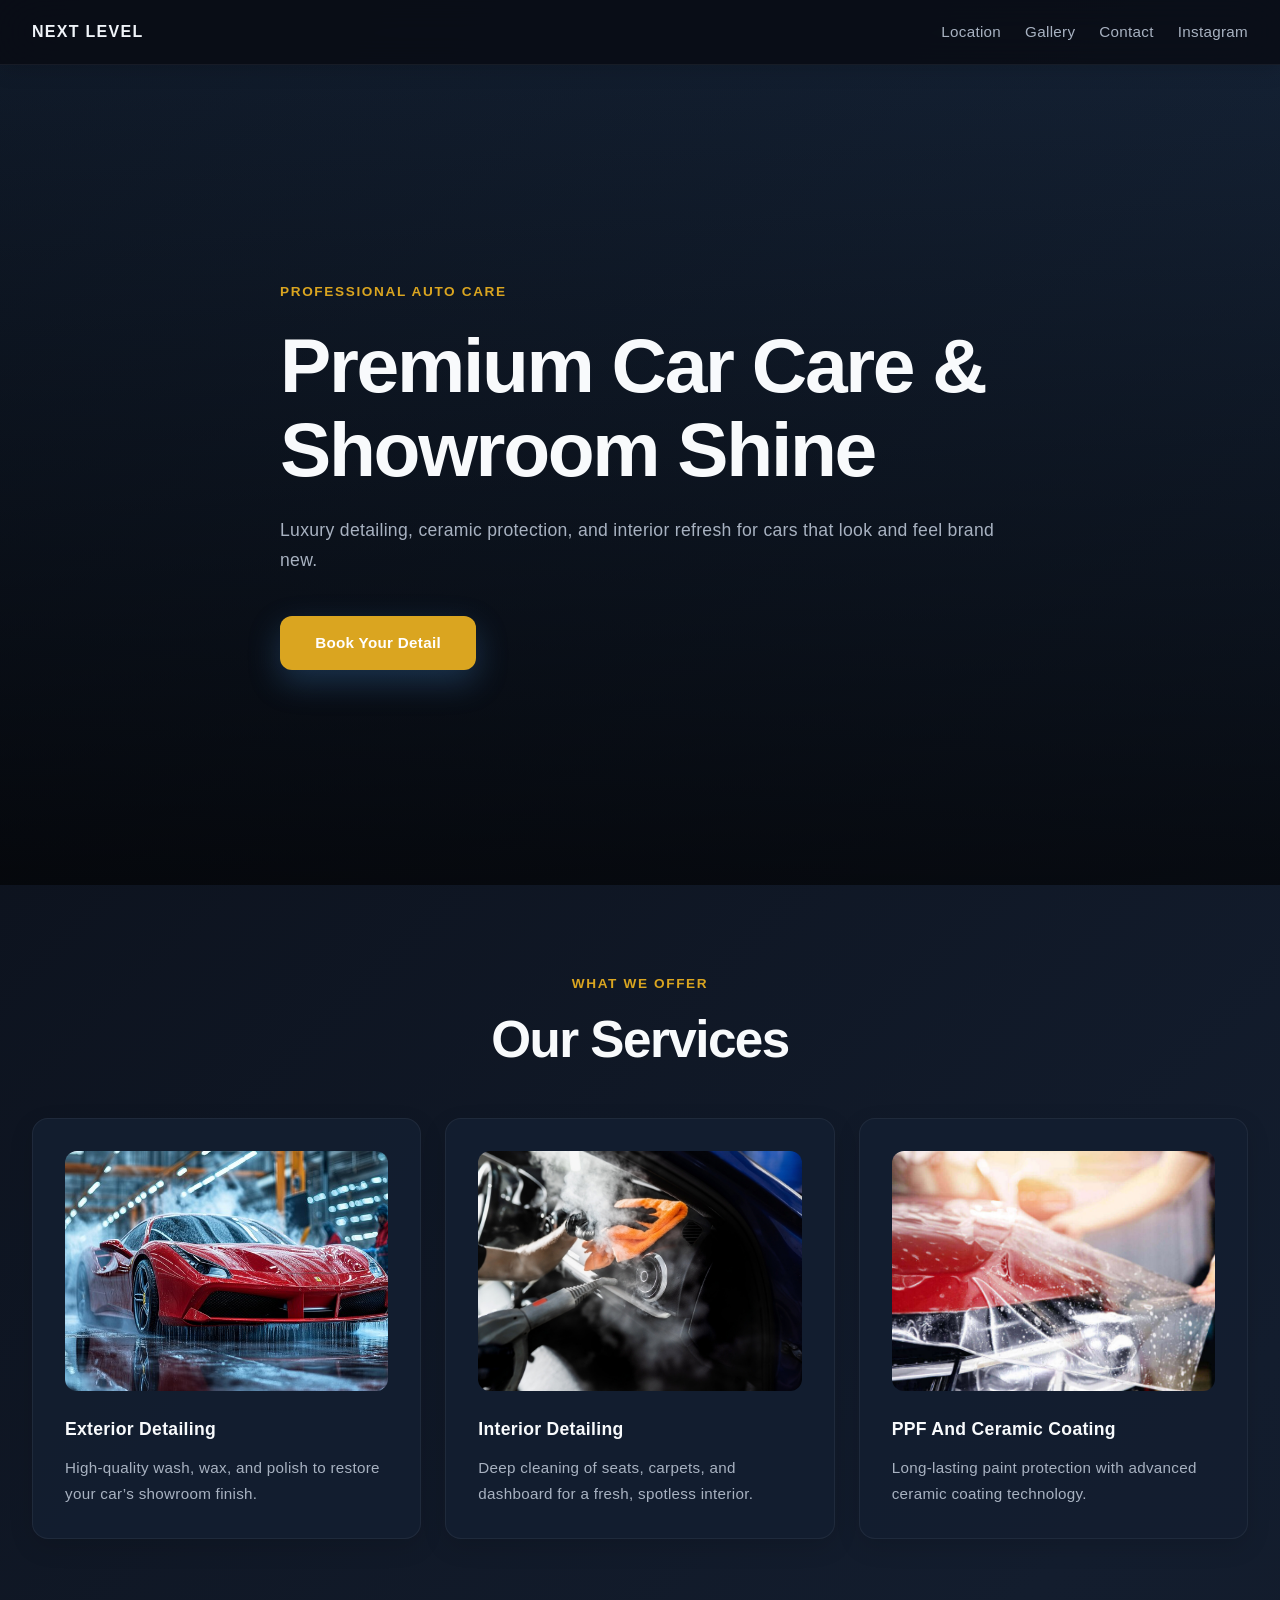
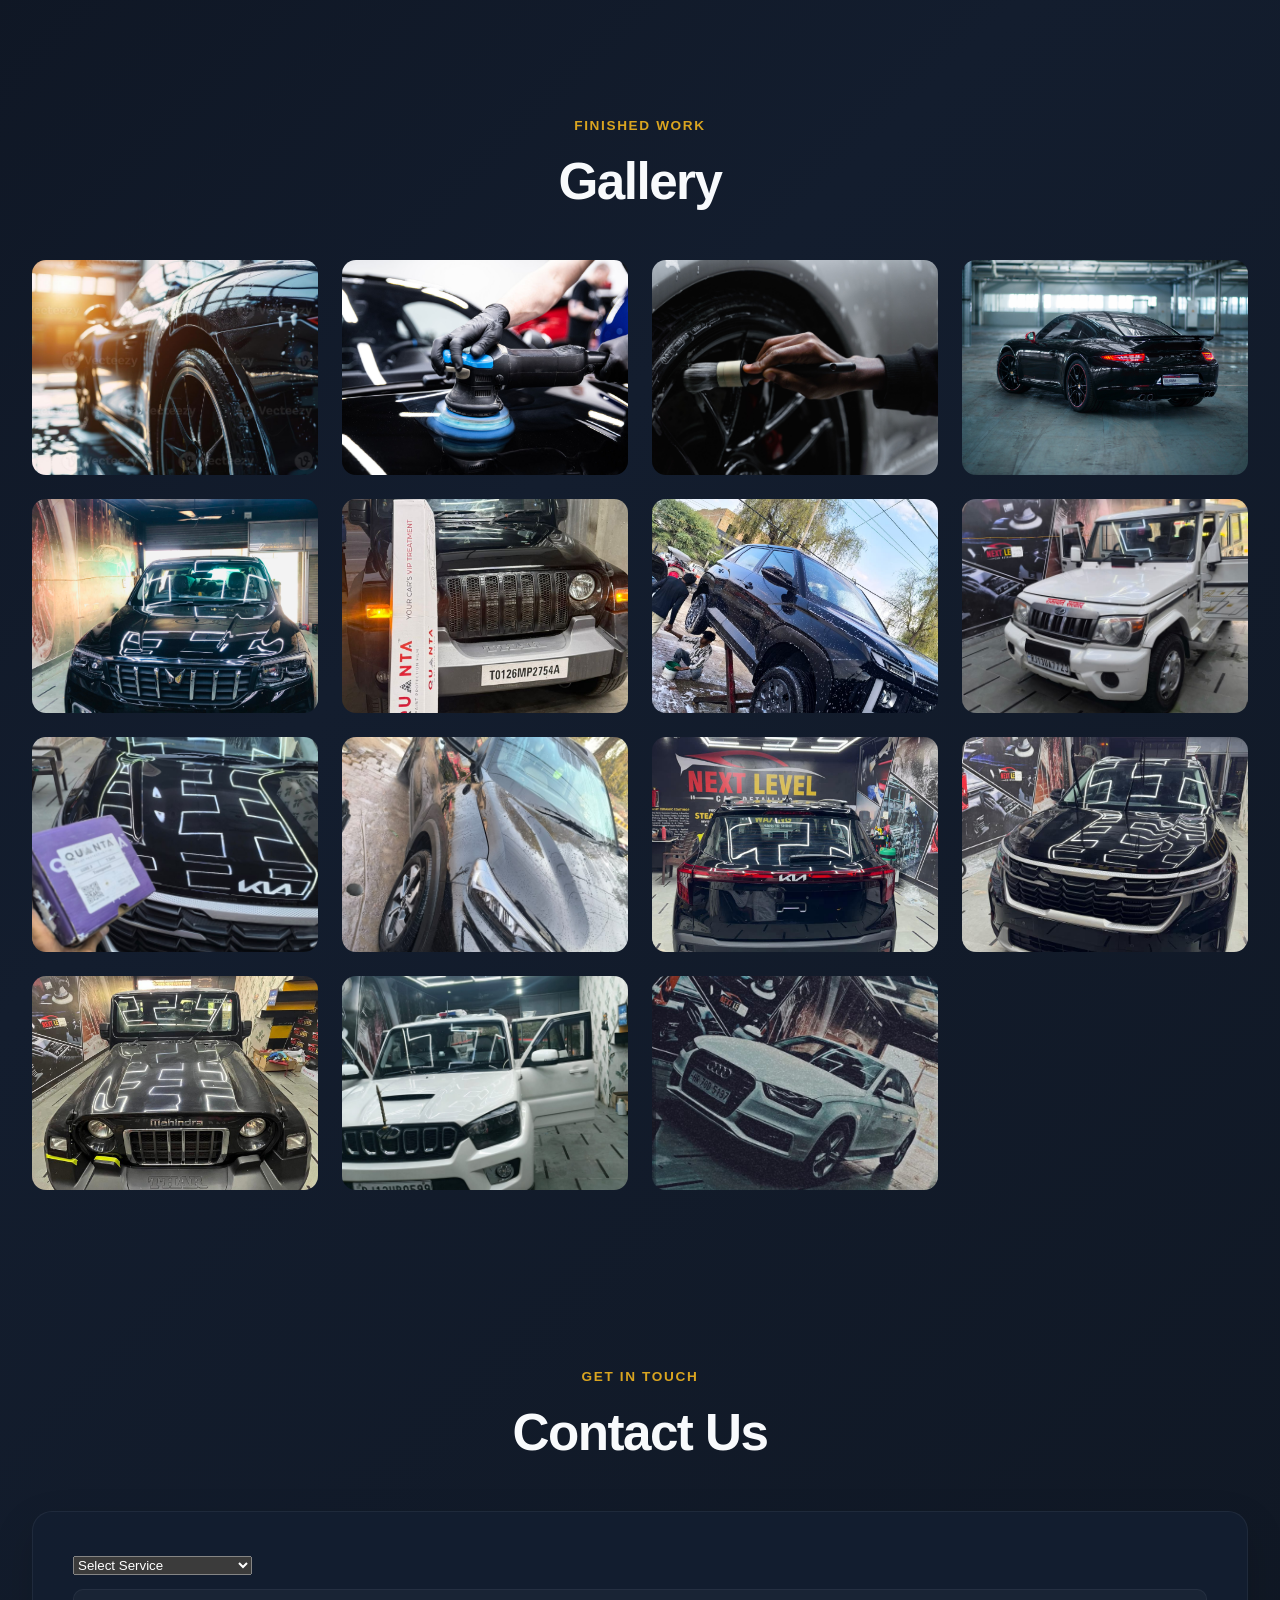
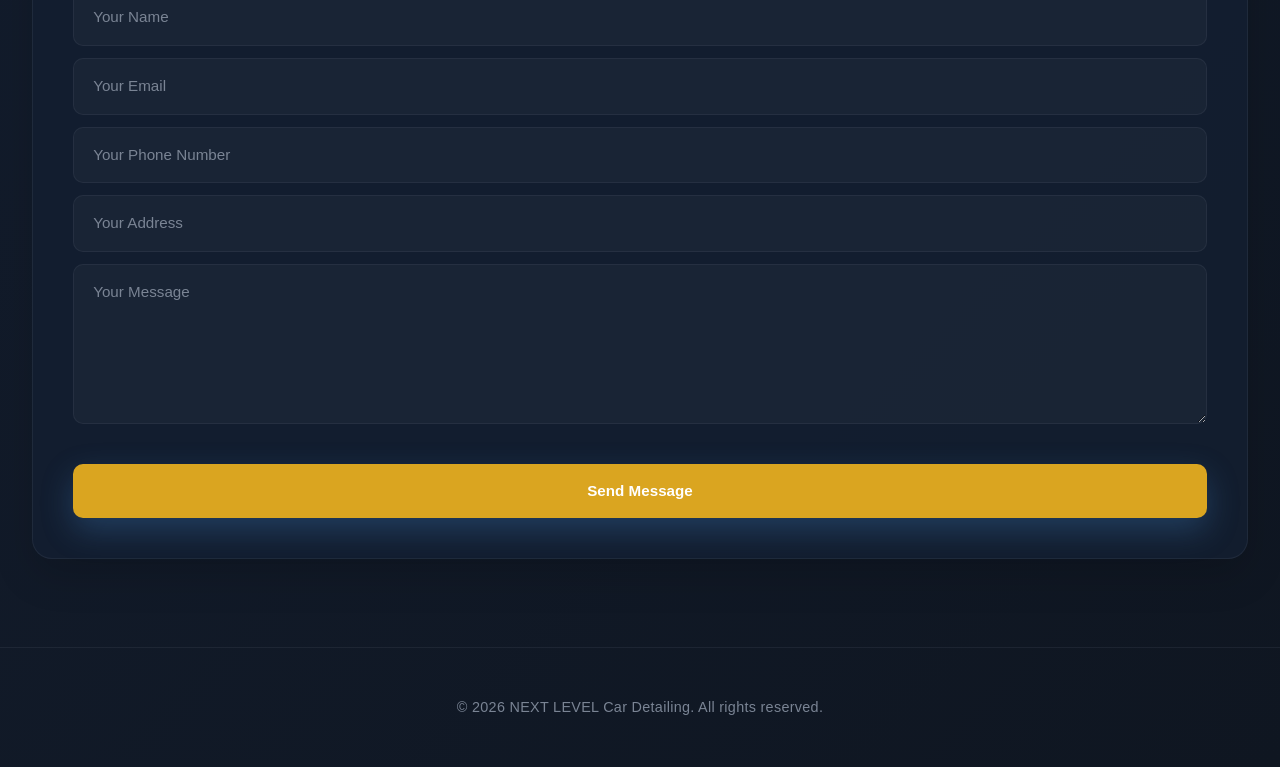
<file: index.html>
<!DOCTYPE html>
<html lang="en">

<head>
    <meta charset="UTF-8">
    <meta name="viewport" content="width=device-width, initial-scale=1.0">
    <title>NEXT LEVEL CAR DETAILING</title>
    <link rel="stylesheet" href="next.css">
    <script src="next.js" crossorigin="anonymous"></script>
</head>

<body>
    <header>
        <div class="topbar">
            <a class="brand" href="#">NEXT LEVEL</a>
            <button class="menu-toggle" aria-label="Toggle navigation">
                <span></span>
                <span></span>
                <span></span>
            </button>
            <nav class="site-nav">
                <a href="https://www.google.com/maps/place/29%C2%B053'46.9%22N+73%C2%B052'30.2%22E/@29.8963611,73.8750556,17z/data=!3m1!4b1!4m4!3m3!8m2!3d29.8963611!4d73.8750556?entry=ttu&g_ep=EgoyMDI2MDgxMS4wIKXMDSoASAFQAw%3D%3D"
                    target="_blank" rel="noopener noreferrer">Location</a>
                <a href="#gallery">Gallery</a>
                <a href="https://wa.me/+918306224244" target="_blank" rel="noopener noreferrer">Contact</a>
                <a href="https://www.instagram.com/next_level_car_detailing_sgnr" target="_blank"
                    rel="noopener noreferrer">Instagram</a>
            </nav>
        </div>
    </header>

    <main>
        <section class="hero">
            <div class="hero-copy">
                <p class="eyebrow">Professional Auto Care</p>
                <h1>Premium Car Care & Showroom Shine</h1>
                <p>Luxury detailing, ceramic protection, and interior refresh for cars that look and feel brand new.</p>
                <a class="button" href="https://wa.me/+918306224244" target="_blank" rel="noopener noreferrer">Book Your
                    Detail</a>
            </div>
        </section>

        <section class="section services" id="services">
            <div class="section-header">
                <p class="eyebrow">What We Offer</p>
                <h2>Our Services</h2>
            </div>
            <div class="cards">
                <div class="card">
                    <img src="fome.jpg" alt="Exterior Detailing">
                    <h3>Exterior Detailing</h3>
                    <p>High-quality wash, wax, and polish to restore your car’s showroom finish.</p>
                </div>
                <div class="card">
                    <img src="fogg.jpeg" alt="Interior Detailing">
                    <h3>Interior Detailing</h3>
                    <p>Deep cleaning of seats, carpets, and dashboard for a fresh, spotless interior.</p>
                </div>
                <div class="card">
                    <img src="ppf.jpg" alt="PPF And Ceramic Coating">
                    <h3>PPF And Ceramic Coating</h3>
                    <p>Long-lasting paint protection with advanced ceramic coating technology.</p>
                </div>
            </div>
        </section>

        <section class="section gallery" id="gallery">
            <div class="section-header">
                <p class="eyebrow">Finished Work</p>
                <h2>Gallery</h2>
            </div>
            <div class="gallery-grid">
                <img src="carback.jpg" alt="Detailing sample 1">
                <img src="rubbing.jpg" alt="Detailing sample 2">
                <img src="tyre.jpg" alt="Detailing sample 3">
                <img src="porshe.jpg" alt="Detailing sample 4">
                <img src="1.jpeg" alt="Detailing sample 5">
                <img src="2.jpeg" alt="Detailing sample 6">
                <img src="3.jpeg" alt="Detailing sample 7">
                <img src="4.jpeg" alt="Detailing sample 8">
                <img src="5.jpeg" alt="Detailing sample 9">
                <img src="6.jpeg" alt="Detailing sample 10">
                <img src="7.jpeg" alt="Detailing sample 11">
                <img src="8.jpeg" alt="Detailing sample 12">
                <img src="9.jpeg" alt="Detailing sample 13">
                <img src="a.jpeg" alt="Detailing sample 14">
                <img src="b.jpeg" alt="Detailing sample 15">
            </div>
        </section>

        <section class="section contact" id="contact">
            <div class="section-header">
                <p class="eyebrow">Get In Touch</p>
                <h2>Contact Us</h2>
            </div>

            <form id="whatsappForm" onsubmit="sendToWhatsApp(event)">
                <select id="service" placeholder="Select Service" required>
                    <option value="" disabled selected>Select Service</option>
                    <option value="Exterior Detailing">Exterior Detailing</option>
                    <option value="Interior Detailing">Interior Detailing</option>
                    <option value="PPF And Ceramic Coating">PPF And Ceramic Coating</option>
                </select>
                <input type="text" id="name" placeholder="Your Name" required>
                <input type="email" id="email" placeholder="Your Email" required>
                <input type="tel" id="phone" placeholder="Your Phone Number" required>
                <input type="text" id="Address" placeholder="Your Address" required>
                <textarea id="message" rows="5" placeholder="Your Message" required></textarea>
                <button type="submit">Send Message</button>
            </form>
        </section>
    </main>

    <footer>
        <p>&copy; 2026 NEXT LEVEL Car Detailing. All rights reserved.</p>
    </footer>

    <script>
        // Mobile Navigation Toggle
        const toggleButton = document.querySelector('.menu-toggle');
        const siteNav = document.querySelector('.site-nav');

        toggleButton.addEventListener('click', () => {
            siteNav.classList.toggle('open');
            toggleButton.classList.toggle('open');
        });

        // WhatsApp Form Submit Function
        function sendToWhatsApp(event) {
            // Form ko default reload hone se rokein
            event.preventDefault();

            // Input fields se values nikalein
            let name = document.getElementById('name').value.trim();
            let email = document.getElementById('email').value.trim();
            let phone = document.getElementById('phone').value.trim();
            let address = document.getElementById('Address').value.trim();
            let service = document.getElementById('service').value.trim();
            let message = document.getElementById('message').value.trim();

            // WhatsApp number (Bina '+' ya special characters ke, sirf digits)
            let phoneNumber = "918306224244";

            // WhatsApp par bhejne ke liye text format banayein
            let whatsappText = `*New Contact Message*%0A%0A` +
                `*Name:* ${encodeURIComponent(name)}%0A` +
                `*Email:* ${encodeURIComponent(email)}%0A` +
                `*Phone:* ${encodeURIComponent(phone)}%0A` +
                `*Address:* ${encodeURIComponent(address)}%0A` +
                `*Service:* ${encodeURIComponent(service)}%0A` +
                `*Message:* ${encodeURIComponent(message)}`;

            // Correct WhatsApp URL generate karein
            let whatsappURL = `https://wa.me/${phoneNumber}?text=${whatsappText}`;

            // User ko WhatsApp par redirect karein
            window.open(whatsappURL, '_blank');
        }
    </script>
</body>

</html>
</file>
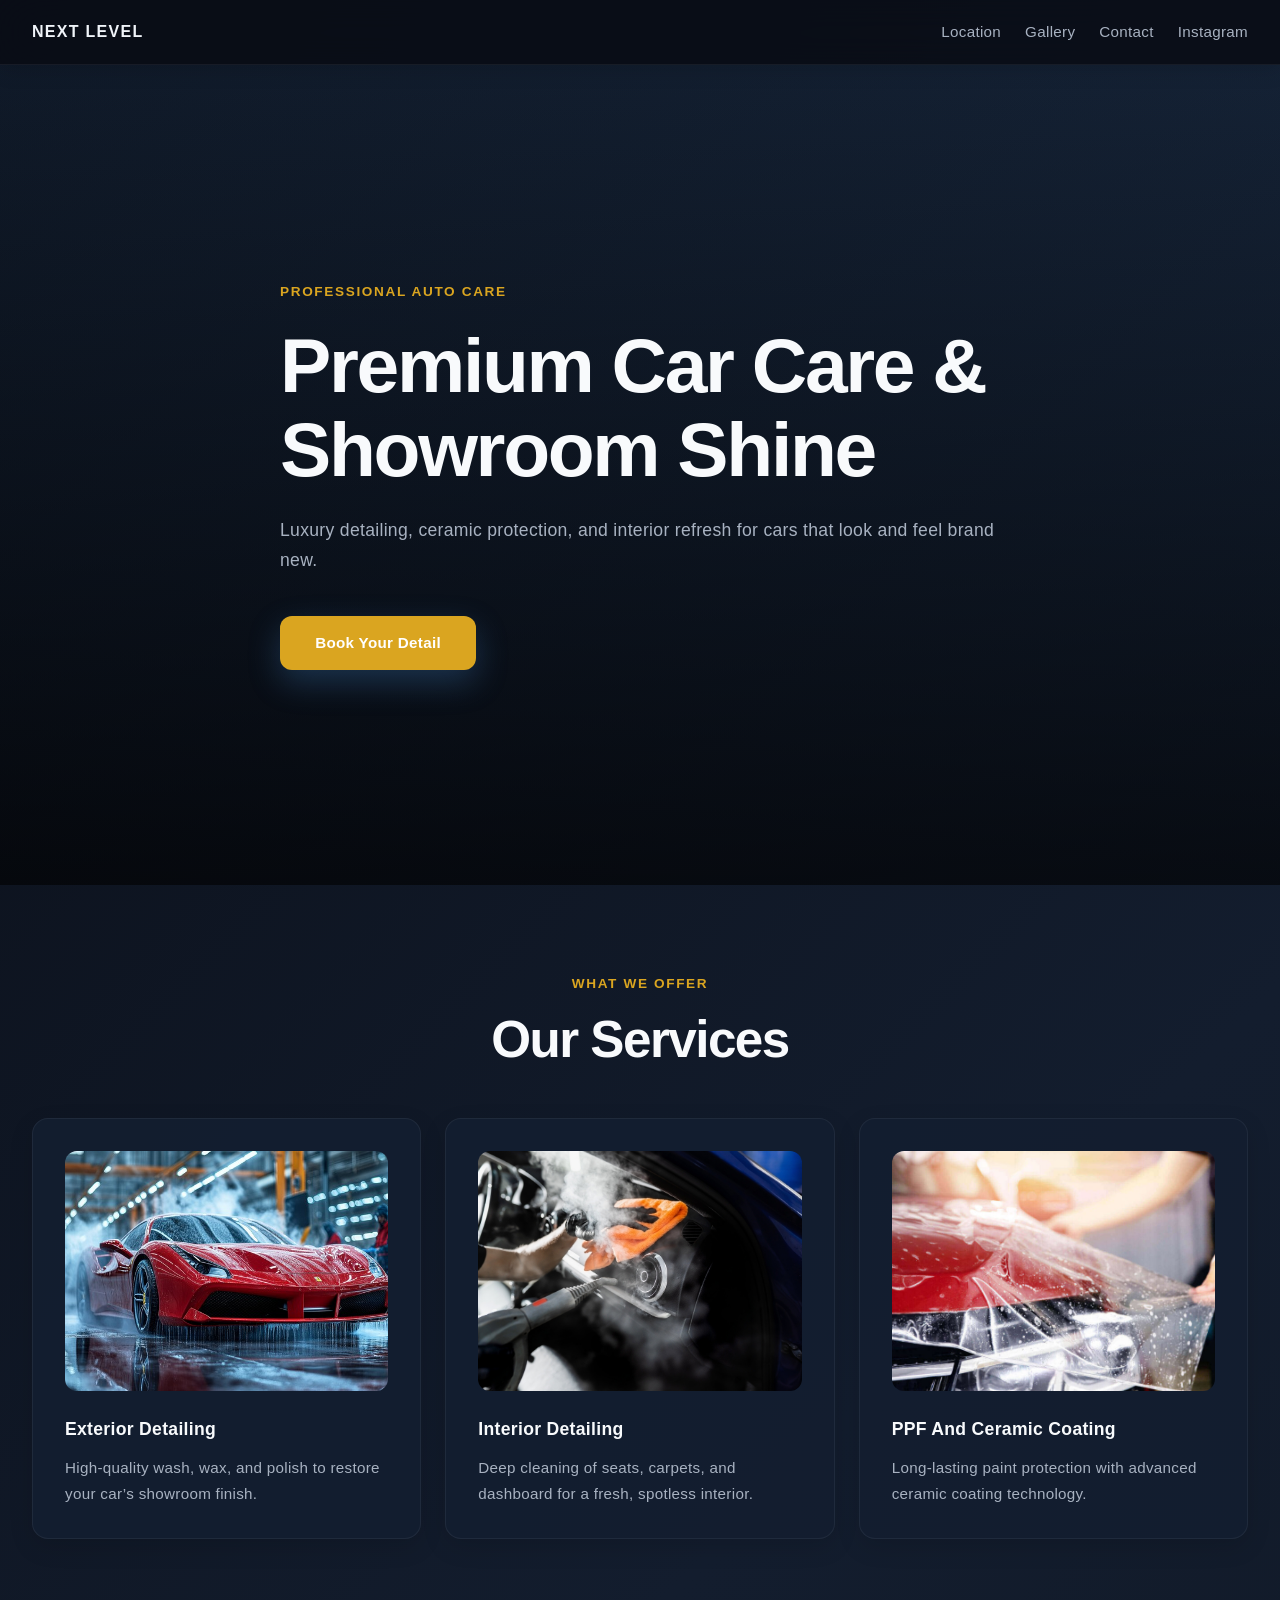
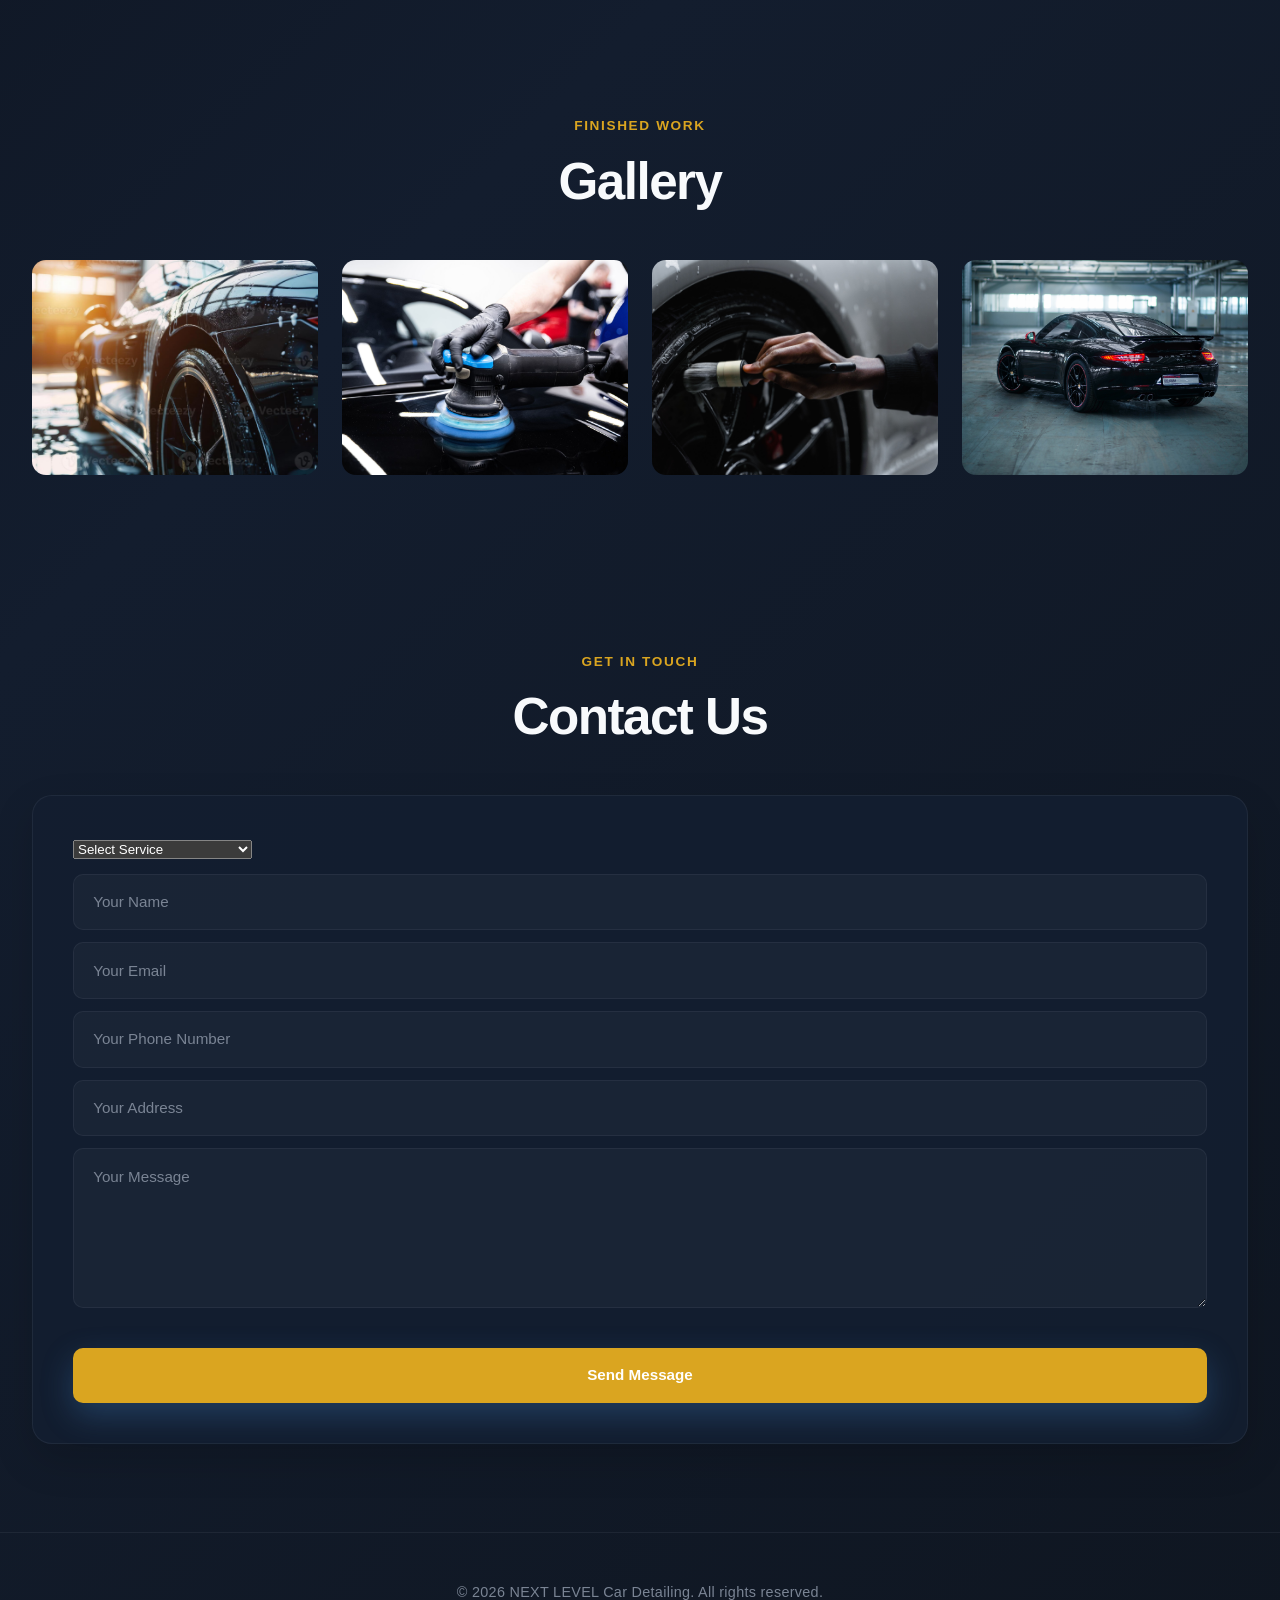
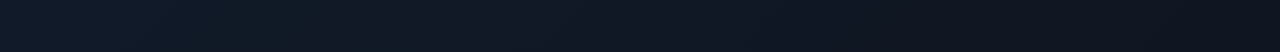
<file: next.html>
﻿<!DOCTYPE html>
<html lang="en">

<head>
    <meta charset="UTF-8">
    <meta name="viewport" content="width=device-width, initial-scale=1.0">
    <title>NEXT LEVEL CAR DETAILING</title>
    <link rel="stylesheet" href="next.css">
    <script src="next.js" crossorigin="anonymous"></script>
</head>

<body>
    <header>
        <div class="topbar">
            <a class="brand" href="#">NEXT LEVEL</a>
            <button class="menu-toggle" aria-label="Toggle navigation">
                <span></span>
                <span></span>
                <span></span>
            </button>
            <nav class="site-nav">
                <a href="https://www.google.com/maps/place/29%C2%B053'46.9%22N+73%C2%B052'30.2%22E/@29.8963611,73.8750556,17z/data=!3m1!4b1!4m4!3m3!8m2!3d29.8963611!4d73.8750556?entry=ttu&g_ep=EgoyMDI2MDgxMS4wIKXMDSoASAFQAw%3D%3D"
                    target="_blank" rel="noopener noreferrer">Location</a>
                <a href="#gallery">Gallery</a>
                <a href="https://wa.me/+918306224244" target="_blank" rel="noopener noreferrer">Contact</a>
                <a href="https://www.instagram.com/next_level_car_detailing_sgnr" target="_blank"
                    rel="noopener noreferrer">Instagram</a>
            </nav>
        </div>
    </header>

    <main>
        <section class="hero">
            <div class="hero-copy">
                <p class="eyebrow">Professional Auto Care</p>
                <h1>Premium Car Care & Showroom Shine</h1>
                <p>Luxury detailing, ceramic protection, and interior refresh for cars that look and feel brand new.</p>
                <a class="button" href="https://wa.me/+918306224244" target="_blank" rel="noopener noreferrer">Book Your
                    Detail</a>
            </div>
        </section>

        <section class="section services" id="services">
            <div class="section-header">
                <p class="eyebrow">What We Offer</p>
                <h2>Our Services</h2>
            </div>
            <div class="cards">
                <div class="card">
                    <img src="fome.jpg" alt="Exterior Detailing">
                    <h3>Exterior Detailing</h3>
                    <p>High-quality wash, wax, and polish to restore your car’s showroom finish.</p>
                </div>
                <div class="card">
                    <img src="fogg.jpeg" alt="Interior Detailing">
                    <h3>Interior Detailing</h3>
                    <p>Deep cleaning of seats, carpets, and dashboard for a fresh, spotless interior.</p>
                </div>
                <div class="card">
                    <img src="ppf.jpg" alt="PPF And Ceramic Coating">
                    <h3>PPF And Ceramic Coating</h3>
                    <p>Long-lasting paint protection with advanced ceramic coating technology.</p>
                </div>
            </div>
        </section>

        <section class="section gallery" id="gallery">
            <div class="section-header">
                <p class="eyebrow">Finished Work</p>
                <h2>Gallery</h2>
            </div>
            <div class="gallery-grid">
                <img src="carback.jpg" alt="Detailing sample 1">
                <img src="rubbing.jpg" alt="Detailing sample 2">
                <img src="tyre.jpg" alt="Detailing sample 3">
                <img src="porshe.jpg" alt="Detailing sample 4">
            </div>
        </section>

        <section class="section contact" id="contact">
            <div class="section-header">
                <p class="eyebrow">Get In Touch</p>
                <h2>Contact Us</h2>
            </div>

            <form id="whatsappForm" onsubmit="sendToWhatsApp(event)">
                <select id="service" placeholder="Select Service" required>
                    <option value="" disabled selected>Select Service</option>
                    <option value="Exterior Detailing">Exterior Detailing</option>
                    <option value="Interior Detailing">Interior Detailing</option>
                    <option value="PPF And Ceramic Coating">PPF And Ceramic Coating</option>
                </select>
                <input type="text" id="name" placeholder="Your Name" required>
                <input type="email" id="email" placeholder="Your Email" required>
                <input type="tel" id="phone" placeholder="Your Phone Number" required>
                <input type="text" id="Address" placeholder="Your Address" required>
                <textarea id="message" rows="5" placeholder="Your Message" required></textarea>
                <button type="submit">Send Message</button>
            </form>
        </section>
    </main>

    <footer>
        <p>&copy; 2026 NEXT LEVEL Car Detailing. All rights reserved.</p>
    </footer>

    <script>
        // Mobile Navigation Toggle
        const toggleButton = document.querySelector('.menu-toggle');
        const siteNav = document.querySelector('.site-nav');

        toggleButton.addEventListener('click', () => {
            siteNav.classList.toggle('open');
            toggleButton.classList.toggle('open');
        });

        // WhatsApp Form Submit Function
        function sendToWhatsApp(event) {
            // Form ko default reload hone se rokein
            event.preventDefault();

            // Input fields se values nikalein
            let name = document.getElementById('name').value.trim();
            let email = document.getElementById('email').value.trim();
            let phone = document.getElementById('phone').value.trim();
            let address = document.getElementById('Address').value.trim();
            let service = document.getElementById('service').value.trim();
            let message = document.getElementById('message').value.trim();

            // WhatsApp number (Bina '+' ya special characters ke, sirf digits)
            let phoneNumber = "918306224244";

            // WhatsApp par bhejne ke liye text format banayein
            let whatsappText = `*New Contact Message*%0A%0A` +
                `*Name:* ${encodeURIComponent(name)}%0A` +
                `*Email:* ${encodeURIComponent(email)}%0A` +
                `*Phone:* ${encodeURIComponent(phone)}%0A` +
                `*Address:* ${encodeURIComponent(address)}%0A` +
                `*Service:* ${encodeURIComponent(service)}%0A` +
                `*Message:* ${encodeURIComponent(message)}`;

            // Correct WhatsApp URL generate karein
            let whatsappURL = `https://wa.me/${phoneNumber}?text=${whatsappText}`;

            // User ko WhatsApp par redirect karein
            window.open(whatsappURL, '_blank');
        }
    </script>
</body>

</html>
</file>
<file: next.css>
﻿:root {
    color-scheme: dark;
    --bg: #0a0e17;
    --surface: rgba(20, 30, 48, 0.95);
    --surface-strong: rgba(12, 18, 28, 0.99);
    --text: #f0f4f9;
    --text-secondary: #a8b2c1;
    --muted: #7a8494;
    --accent: goldenrod;
    --accent-strong: #3a8fd4;
    --accent-light: goldenrod;
    --border: rgba(122, 132, 148, 0.12);
    --success: #10b981;
    --error: #ef4444;
}

* {
    margin: 0;
    padding: 0;
    box-sizing: border-box;
}

html {
    scroll-behavior: smooth;
}

body {
    font-family: -apple-system, BlinkMacSystemFont, "Segoe UI", Roboto, "Helvetica Neue", sans-serif;
    min-height: 100vh;
    line-height: 1.6;
    letter-spacing: 0.3px;
    background: linear-gradient(135deg, #0a0e17 0%, #131d2e 50%, #0f1621 100%);
    color: var(--text);
    font-weight: 400;
}

img {
    display: block;
    max-width: 100%;
}

a {
    text-decoration: none;
}

button,
input,
textarea {
    font: inherit;
}

header {
    position: sticky;
    top: 0;
    z-index: 50;
    border-bottom: 1px solid var(--border);
    backdrop-filter: blur(24px);
    background: rgba(10, 14, 23, 0.85);
    box-shadow: 0 4px 20px rgba(0, 0, 0, 0.15);
}

.topbar {
    max-width: 1280px;
    margin: 0 auto;
    padding: 1.2rem 2rem;
    display: flex;
    align-items: center;
    justify-content: space-between;
    gap: 2rem;
}

.brand {
    color: var(--text);
    font-weight: 700;
    letter-spacing: 0.08em;
    text-transform: uppercase;
    font-size: 1rem;
    transition: color 0.3s ease;
}

.brand:hover {
    color: var(--accent-light);
}

.site-nav {
    display: flex;
    align-items: center;
    gap: 1.5rem;
}

nav a {
    color: var(--text-secondary);
    font-weight: 500;
    font-size: 0.95rem;
    transition: color 0.3s ease, border-color 0.3s ease;
    position: relative;
}

nav a::after {
    content: '';
    position: absolute;
    bottom: -4px;
    left: 0;
    width: 0;
    height: 2px;
    background: var(--accent);
    transition: width 0.3s ease;
}

nav a:hover {
    color: var(--accent-light);
}

nav a:hover::after {
    width: 100%;
}

.menu-toggle {
    display: none;
    background: transparent;
    border: none;
    cursor: pointer;
    flex-direction: column;
    gap: 6px;
    padding: 0.25rem;
}

.menu-toggle span {
    display: block;
    width: 24px;
    height: 2px;
    background: var(--text);
    border-radius: 999px;
    transition: transform 0.3s ease, opacity 0.3s ease;
}

.menu-toggle.open span:nth-child(1) {
    transform: translateY(6px) rotate(45deg);
}

.menu-toggle.open span:nth-child(2) {
    opacity: 0;
}

.menu-toggle.open span:nth-child(3) {
    transform: translateY(-6px) rotate(-45deg);
}

.hero {
    min-height: calc(100vh - 80px);
    display: grid;
    place-items: center;
    padding: 4rem 2rem;
    background: linear-gradient(180deg, rgba(79, 159, 240, 0.08), rgba(0,0,0,0.6)),
                url('https://images.unsplash.com/photo-1503376780353-7e6692767b70?auto=format&fit=crop&w=1400&q=80') center/cover no-repeat;
}

.hero-copy {
    max-width: 720px;
    text-align: left;
}

.hero .eyebrow {
    color: var(--accent-light);
    letter-spacing: 0.12em;
    text-transform: uppercase;
    font-size: 0.85rem;
    font-weight: 600;
    margin-bottom: 1.25rem;
}

.hero h1 {
    font-size: clamp(2.4rem, 6vw, 5.2rem);
    line-height: 1.1;
    letter-spacing: -0.03em;
    margin-bottom: 1.5rem;
    font-weight: 700;
    color: #f8fafc;
}

.hero p {
    max-width: 50rem;
    color: var(--text-secondary);
    margin-bottom: 2.5rem;
    font-size: 1.1rem;
    line-height: 1.7;
}

.button {
    display: inline-flex;
    align-items: center;
    justify-content: center;
    padding: 0.95rem 2.2rem;
    background: var(--accent);
    color: #ffffff;
    border: none;
    border-radius: 12px;
    font-weight: 600;
    font-size: 0.95rem;
    box-shadow: 0 12px 32px rgba(79, 159, 240, 0.25);
    transition: all 0.3s cubic-bezier(0.4, 0, 0.2, 1);
    cursor: pointer;
}

.button:hover {
    transform: translateY(-3px);
    background: var(--accent-strong);
    box-shadow: 0 20px 48px rgba(79, 159, 240, 0.35);
}

.button:active {
    transform: translateY(-1px);
}

.section {
    padding: 5.5rem 2rem;
    max-width: 1280px;
    margin: 0 auto;
}

.section-header {
    text-align: center;
    margin-bottom: 3rem;
}

.section-header .eyebrow {
    color: var(--accent-light);
    letter-spacing: 0.12em;
    text-transform: uppercase;
    font-size: 0.85rem;
    font-weight: 600;
    margin-bottom: 1rem;
}

.section-header h2 {
    font-size: clamp(2rem, 4vw, 3.5rem);
    letter-spacing: -0.03em;
    line-height: 1.15;
    font-weight: 700;
    color: #f8fafc;
}

.cards,
.gallery-grid {
    display: grid;
    grid-template-columns: repeat(auto-fit, minmax(260px, 1fr));
    gap: 1.5rem;
}

.card {
    background: var(--surface);
    border: 1px solid var(--border);
    border-radius: 16px;
    padding: 2rem;
    box-shadow: 0 8px 24px rgba(0, 0, 0, 0.12);
    transition: all 0.3s cubic-bezier(0.4, 0, 0.2, 1);
}

.card:hover {
    transform: translateY(-8px);
    border-color: rgba(79, 159, 240, 0.25);
    box-shadow: 0 20px 48px rgba(79, 159, 240, 0.15);
    background: rgba(30, 40, 60, 0.98);
}

.card img {
    width: 100%;
    height: 240px;
    object-fit: cover;
    border-radius: 12px;
    margin-bottom: 1.5rem;
}

.card h3 {
    color: #f8fafc;
    margin-bottom: 0.75rem;
    font-weight: 600;
    font-size: 1.1rem;
}

.card p {
    color: var(--text-secondary);
    line-height: 1.7;
    font-size: 0.95rem;
}

.gallery-grid img {
    aspect-ratio: 4 / 3;
    border-radius: 14px;
    object-fit: cover;
    transition: transform 0.3s ease, filter 0.3s ease;
}

.gallery-grid img:hover {
    transform: scale(1.03);
    filter: brightness(1.08);
}

.contact form {
    background: var(--surface);
    border: 1px solid var(--border);
    border-radius: 20px;
    padding: 2.5rem;
    box-shadow: 0 16px 40px rgba(0, 0, 0, 0.15);
}

form input,
form textarea {
    width: 100%;
    background: rgba(255, 255, 255, 0.03);
    border: 1px solid var(--border);
    border-radius: 10px;
    padding: 0.95rem 1.2rem;
    color: var(--text);
    font-size: 0.95rem;
    margin-top: 0.75rem;
    transition: all 0.3s ease;
}

form input::placeholder,
form textarea::placeholder {
    color: var(--muted);
}

form input:focus,
form textarea:focus {
    outline: none;
    border-color: var(--accent);
    background: rgba(255, 255, 255, 0.05);
    box-shadow: 0 0 0 4px rgba(79, 159, 240, 0.1);
}

form textarea {
    resize: vertical;
    min-height: 160px;
    font-family: inherit;
}

form button {
    width: 100%;
    margin-top: 2rem;
    background: var(--accent);
    color: #ffffff;
    border: none;
    border-radius: 10px;
    padding: 0.95rem 1.2rem;
    cursor: pointer;
    font-weight: 600;
    font-size: 0.95rem;
    transition: all 0.3s cubic-bezier(0.4, 0, 0.2, 1);
    box-shadow: 0 12px 32px rgba(79, 159, 240, 0.25);
}

form button:hover {
    transform: translateY(-2px);
    background: var(--accent-strong);
    box-shadow: 0 16px 40px rgba(79, 159, 240, 0.3);
}

footer {
    text-align: center;
    padding: 3rem 2rem;
    color: var(--muted);
    border-top: 1px solid var(--border);
    font-size: 0.9rem;
}

@media (max-width: 900px) {
    .topbar {
        flex-direction: row;
        gap: 1rem;
    }
    .site-nav {
        gap: 1rem;
    }
}

@media (max-width: 768px) {
    .menu-toggle {
        display: flex;
    }
    .site-nav {
        position: absolute;
        left: 0;
        right: 0;
        top: 75px;
        flex-direction: column;
        gap: 0;
        background: rgba(10, 14, 23, 0.98);
        border-top: 1px solid var(--border);
        padding: 1rem 1.5rem;
        transform: translateY(-120%);
        opacity: 0;
        pointer-events: none;
        transition: transform 0.3s ease, opacity 0.3s ease;
    }
    .site-nav.open {
        transform: translateY(0);
        opacity: 1;
        pointer-events: auto;
    }
    .site-nav a {
        padding: 1rem 0;
        border-bottom: 1px solid var(--border);
        width: 100%;
    }
    .hero {
        min-height: 75vh;
        padding: 3rem 1.5rem;
    }
    .hero-copy {
        text-align: center;
        margin: 0 auto;
    }
    .section {
        padding: 3.5rem 1.5rem;
    }
    .section-header h2 {
        font-size: 2.2rem;
    }
    .contact form {
        padding: 2rem 1.5rem;
    }
}
</file>
